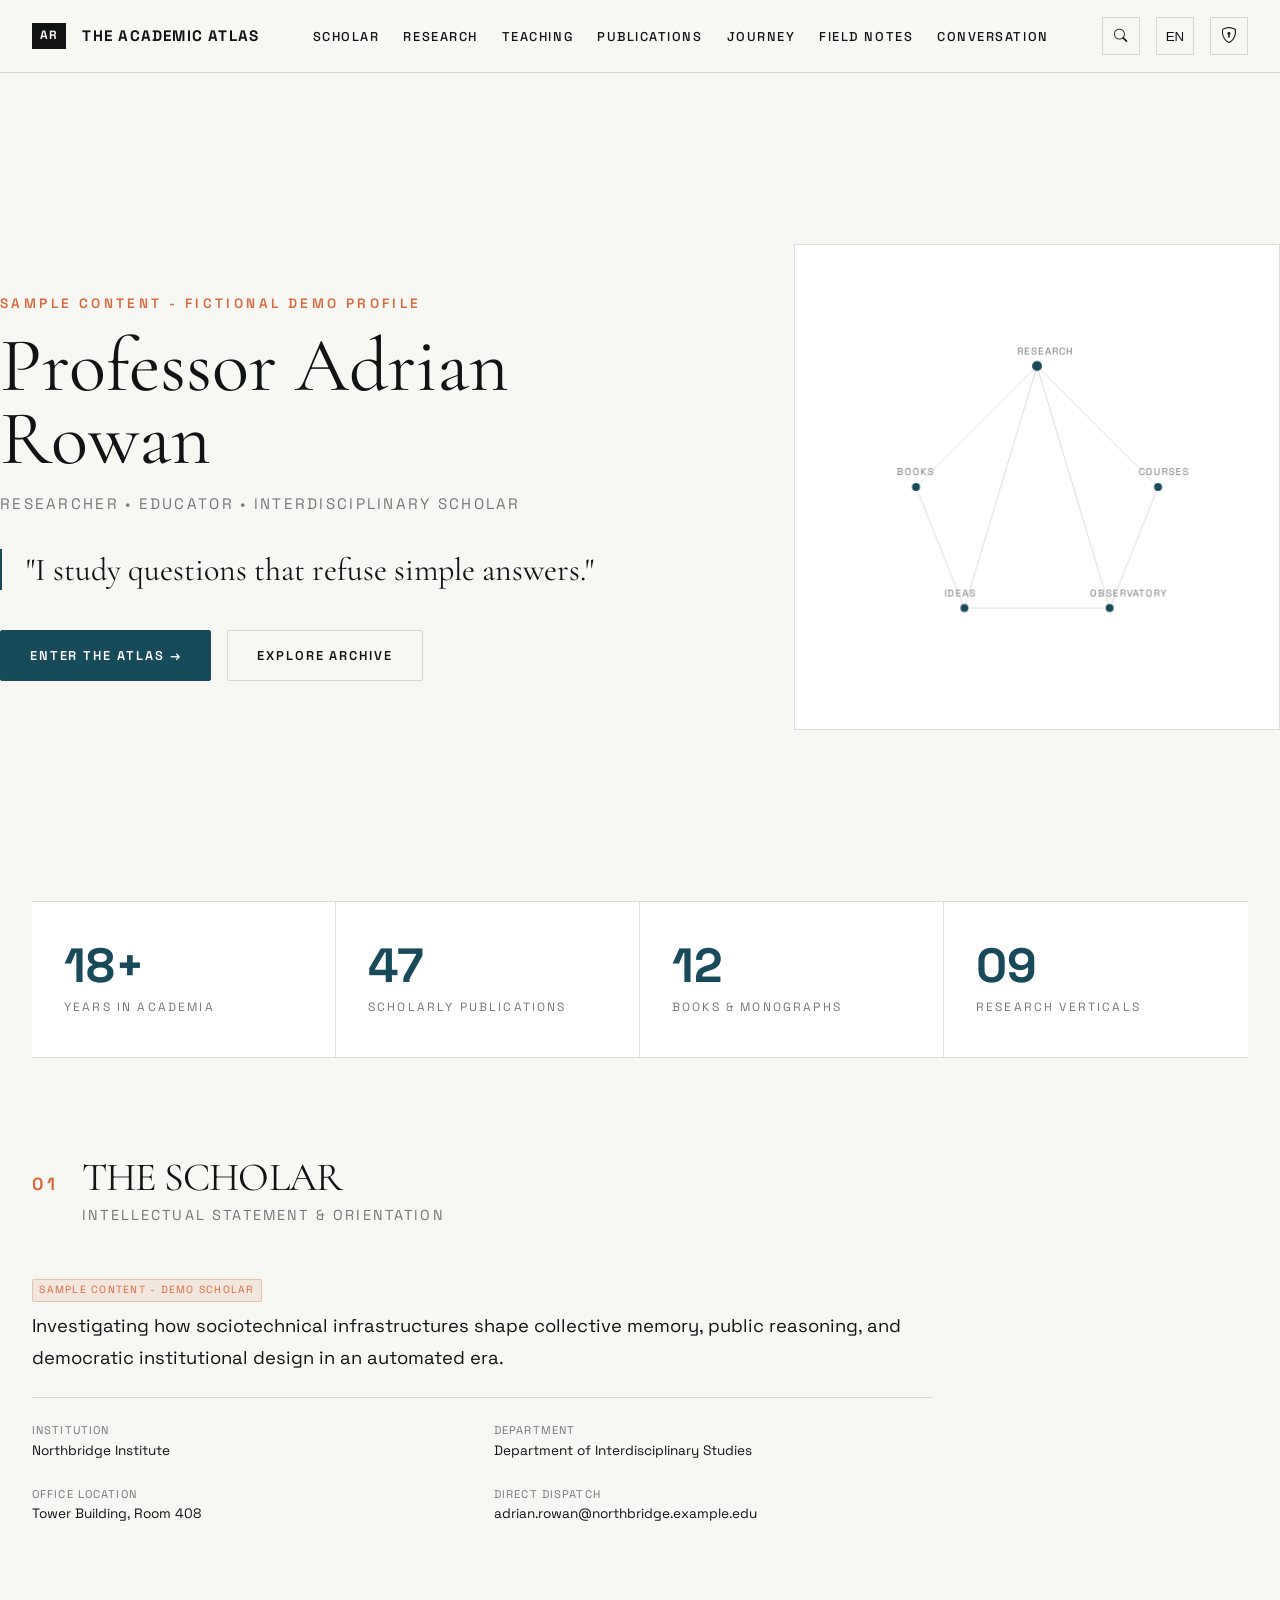
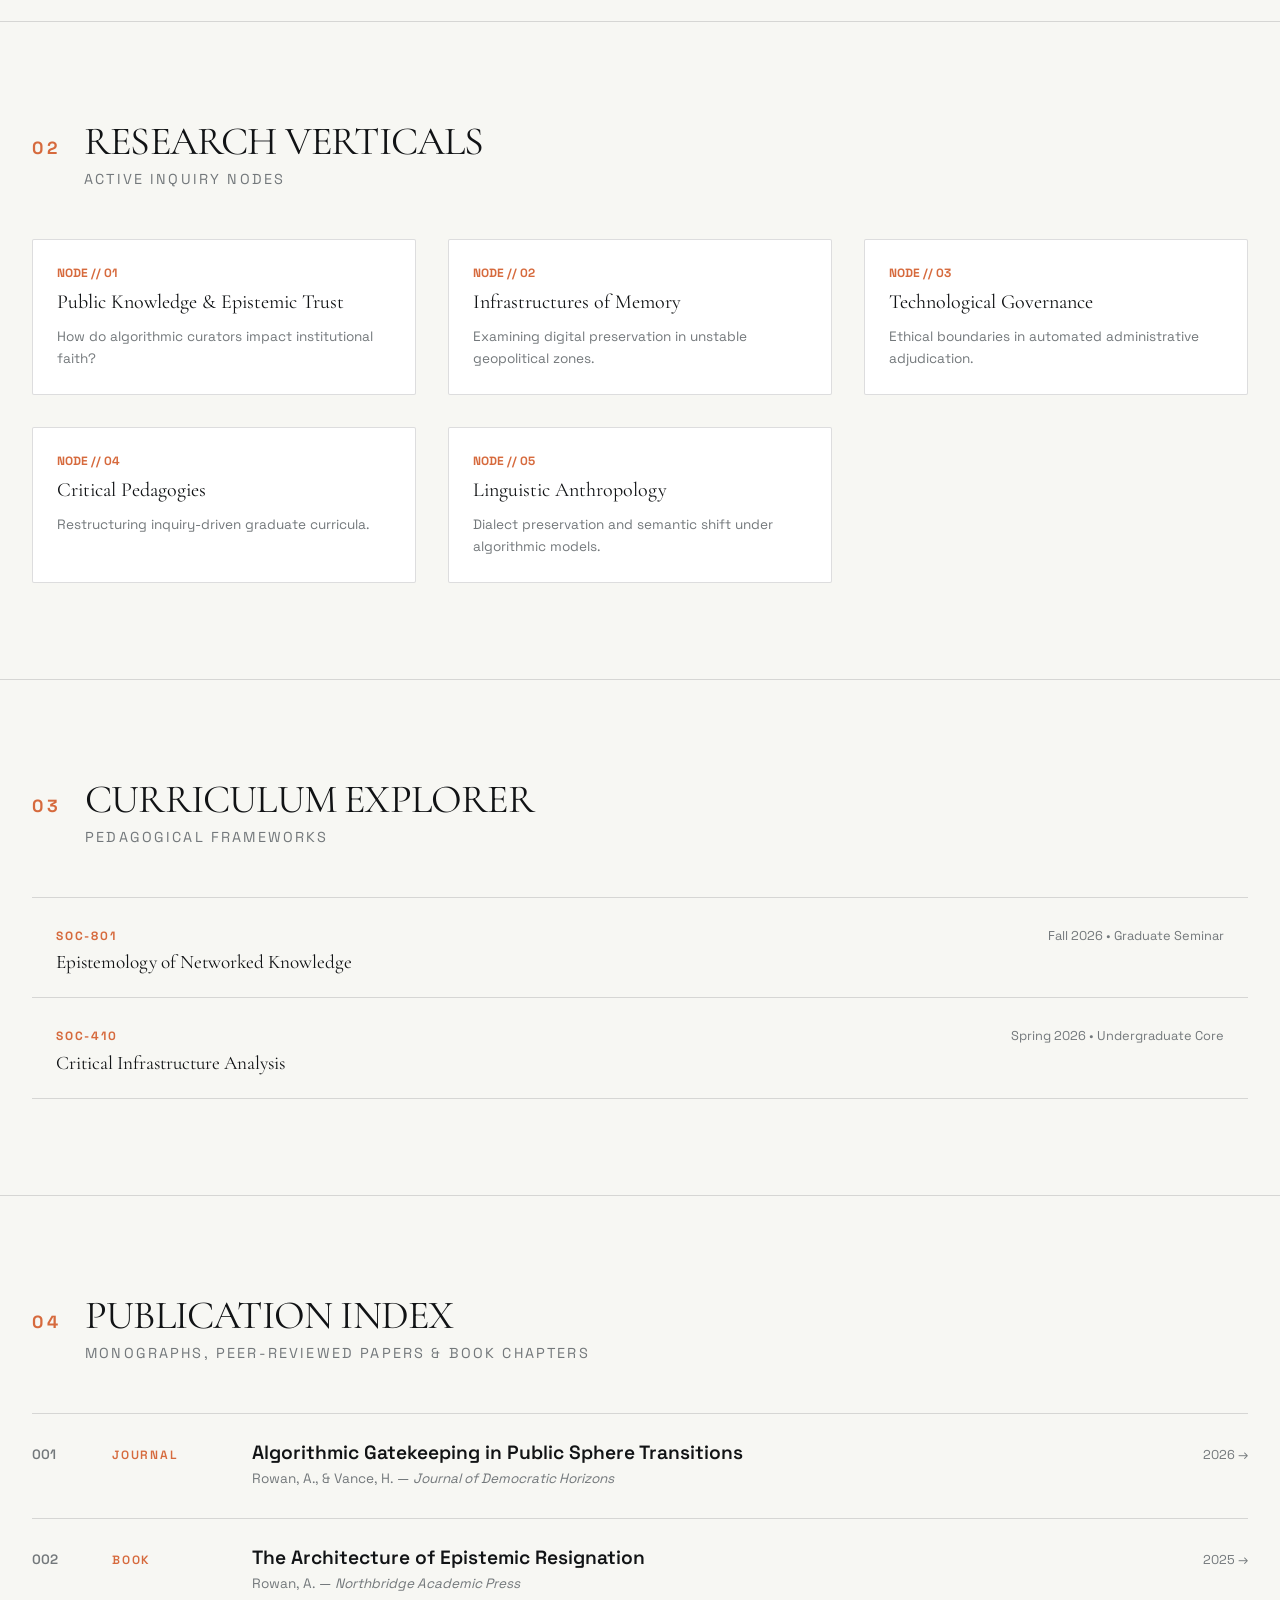
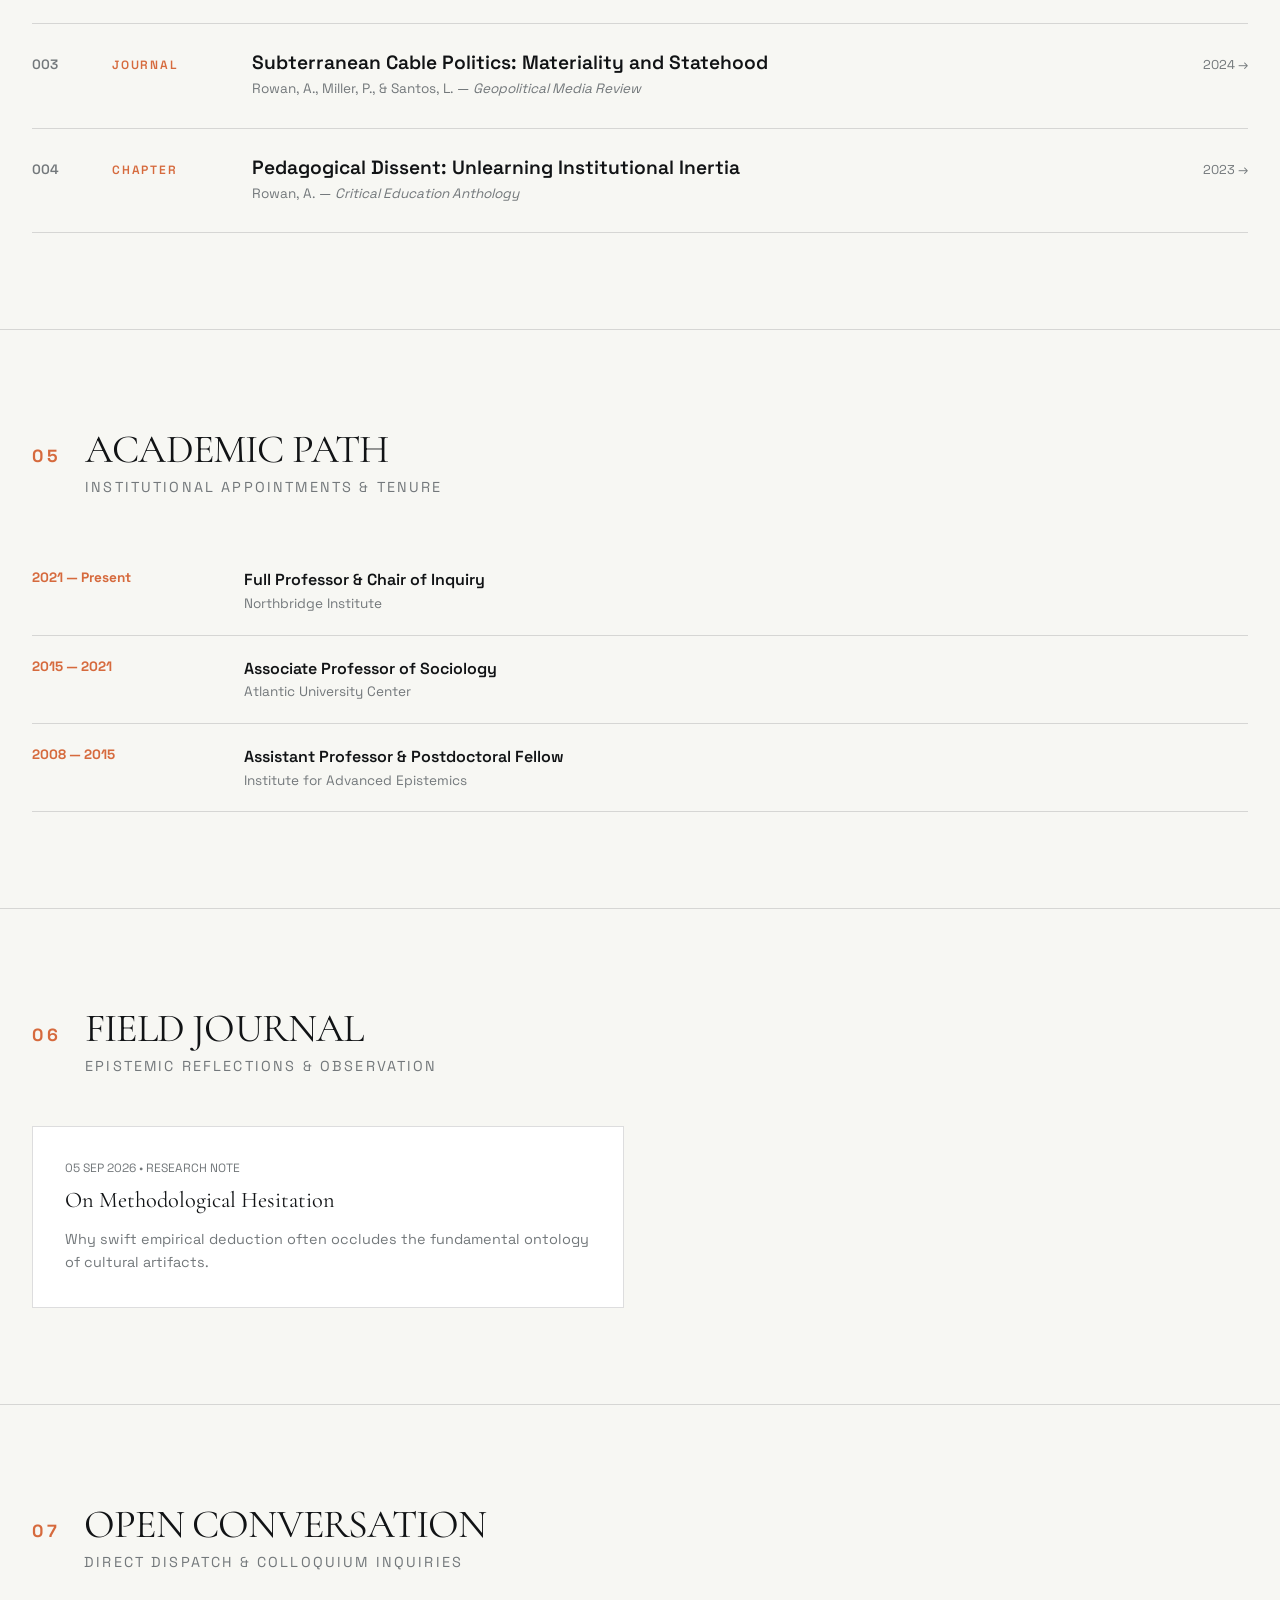
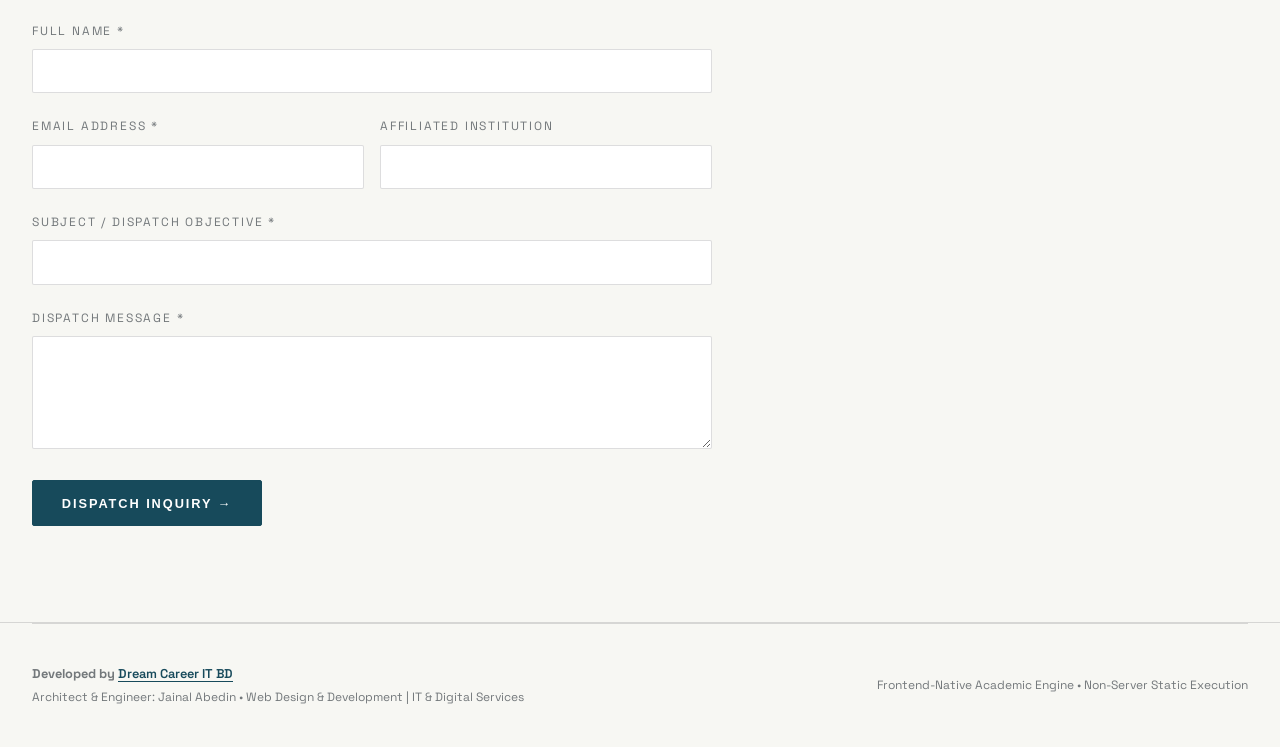
<file: index.html>
<!DOCTYPE html>
<html lang="en">
<head>
    <meta charset="UTF-8">
    <meta name="viewport" content="width=device-width, initial-scale=1.0">
    <title>The Academic Atlas — Professor Adrian Rowan</title>
    <meta name="description" content="An Intellectual Map of Research, Teaching, Ideas & Academic Life.">
    <link rel="preconnect" href="https://fonts.googleapis.com">
    <link rel="preconnect" href="https://fonts.gstatic.com" crossorigin>
    <link href="https://fonts.googleapis.com/css2?family=Cormorant+Garamond:ital,wght@0,300;0,400;0,600;1,400&family=Space+Grotesk:wght@300;400;500;700&display=swap" rel="stylesheet">
    <link rel="stylesheet" href="https://cdn.jsdelivr.net/npm/bootstrap-icons@1.11.3/font/bootstrap-icons.min.css">
    <link rel="stylesheet" href="css/style.css">
    <link rel="stylesheet" href="css/components.css">
    <link rel="stylesheet" href="css/responsive.css">
</head>
<body>

    <div id="atlas-loader">
        <div class="loader-terminal">MAPPING KNOWLEDGE</div>
        <div style="font-family: var(--font-serif); font-size: 1.5rem; letter-spacing: 0.1em; margin-top: 1rem;">THE ACADEMIC ATLAS</div>
    </div>

    <header class="atlas-header">
        <div class="atlas-container nav-wrapper">
            <a href="index.html" class="nav-brand">
                <span class="brand-badge">AR</span>
                <span>THE ACADEMIC ATLAS</span>
            </a>
            <ul class="nav-links">
                <li><a href="#scholar" class="nav-link">SCHOLAR</a></li>
                <li><a href="#research" class="nav-link">RESEARCH</a></li>
                <li><a href="#teaching" class="nav-link">TEACHING</a></li>
                <li><a href="#publications" class="nav-link">PUBLICATIONS</a></li>
                <li><a href="#journey" class="nav-link">JOURNEY</a></li>
                <li><a href="#notes" class="nav-link">FIELD NOTES</a></li>
                <li><a href="#contact" class="nav-link">CONVERSATION</a></li>
            </ul>
            <div class="nav-actions">
                <button class="btn-atlas-icon" onclick="SearchEngine.open()" title="Global Command Search (Ctrl+K)"><i class="bi bi-search"></i></button>
                <button class="btn-atlas-icon" id="lang-toggle-btn" onclick="LanguageEngine.setLanguage(LanguageEngine.current === 'en' ? 'bn' : 'en')" title="Translate UI">BN</button>
                <a href="login.html" class="btn-atlas-icon" title="Academic Command Center Portal"><i class="bi bi-shield-lock"></i></a>
            </div>
        </div>
    </header>

    <main>
        <section class="atlas-container hero-grid">
            <div>
                <div class="hero-eyebrow" id="hero-eyebrow-target">SAMPLE CONTENT — FICTIONAL DEMO PROFILE</div>
                <h1 class="hero-name" id="hero-name-target">PROFESSOR<br>ADRIAN ROWAN</h1>
                <div class="hero-labels">Researcher &bull; Educator &bull; Interdisciplinary Scholar</div>
                <div class="hero-statement" id="hero-statement-target">"I study questions that refuse simple answers."</div>
                <div style="display: flex; align-items: center;">
                    <a href="#research" class="btn-atlas-primary">ENTER THE ATLAS &rarr;</a>
                    <a href="#publications" class="btn-atlas-secondary">EXPLORE ARCHIVE</a>
                </div>
            </div>
            <div class="hero-map-viewport">
                <canvas id="hero-canvas"></canvas>
            </div>
        </section>

        <div class="atlas-container">
            <div class="atlas-data-strip" id="hero-data-strip"></div>
        </div>

        <section id="scholar" class="atlas-section">
            <div class="atlas-container">
                <div class="section-anchor">
                    <span class="section-number">01</span>
                    <div>
                        <h2 class="section-title">THE SCHOLAR</h2>
                        <div class="section-subtitle">Intellectual Statement &amp; Orientation</div>
                    </div>
                </div>
                <div id="scholar-bio-target" style="max-width: 900px;"></div>
            </div>
        </section>

        <section id="research" class="atlas-section">
            <div class="atlas-container">
                <div class="section-anchor">
                    <span class="section-number">02</span>
                    <div>
                        <h2 class="section-title">RESEARCH VERTICALS</h2>
                        <div class="section-subtitle">Active Inquiry Nodes</div>
                    </div>
                </div>
                <div id="research-nodes-container" style="display: grid; grid-template-columns: repeat(auto-fill, minmax(320px, 1fr)); gap: 2rem;"></div>
            </div>
        </section>

        <section id="teaching" class="atlas-section">
            <div class="atlas-container">
                <div class="section-anchor">
                    <span class="section-number">03</span>
                    <div>
                        <h2 class="section-title">CURRICULUM EXPLORER</h2>
                        <div class="section-subtitle">Pedagogical Frameworks</div>
                    </div>
                </div>
                <div id="courses-list-target" style="border-top: 1px solid var(--line);"></div>
            </div>
        </section>

        <section id="publications" class="atlas-section">
            <div class="atlas-container">
                <div class="section-anchor">
                    <span class="section-number">04</span>
                    <div>
                        <h2 class="section-title">PUBLICATION INDEX</h2>
                        <div class="section-subtitle">Monographs, Peer-Reviewed Papers &amp; Book Chapters</div>
                    </div>
                </div>
                <div class="publication-index" id="publications-list-target"></div>
            </div>
        </section>

        <section id="journey" class="atlas-section">
            <div class="atlas-container">
                <div class="section-anchor">
                    <span class="section-number">05</span>
                    <div>
                        <h2 class="section-title">ACADEMIC PATH</h2>
                        <div class="section-subtitle">Institutional Appointments &amp; Tenure</div>
                    </div>
                </div>
                <div id="career-path-target"></div>
            </div>
        </section>

        <section id="notes" class="atlas-section">
            <div class="atlas-container">
                <div class="section-anchor">
                    <span class="section-number">06</span>
                    <div>
                        <h2 class="section-title">FIELD JOURNAL</h2>
                        <div class="section-subtitle">Epistemic Reflections &amp; Observation</div>
                    </div>
                </div>
                <div id="field-notes-target" style="display: grid; grid-template-columns: repeat(auto-fill, minmax(400px, 1fr)); gap: 2rem;"></div>
            </div>
        </section>

        <section id="contact" class="atlas-section">
            <div class="atlas-container">
                <div class="section-anchor">
                    <span class="section-number">07</span>
                    <div>
                        <h2 class="section-title">OPEN CONVERSATION</h2>
                        <div class="section-subtitle">Direct Dispatch &amp; Colloquium Inquiries</div>
                    </div>
                </div>
                <div style="max-width: 680px;">
                    <form id="atlas-contact-form" style="display: flex; flex-direction: column; gap: 1.5rem;">
                        <div>
                            <label style="font-size: 0.75rem; letter-spacing: 0.15em; text-transform: uppercase; color: var(--muted); display: block; margin-bottom: 0.5rem;">FULL NAME *</label>
                            <input type="text" id="contact-name" required style="width: 100%; padding: 0.8rem; background: var(--surface); border: 1px solid var(--line); color: var(--ink); border-radius: var(--radius-sm); font-family: var(--font-sans);">
                        </div>
                        <div style="display: grid; grid-template-columns: 1fr 1fr; gap: 1rem;">
                            <div>
                                <label style="font-size: 0.75rem; letter-spacing: 0.15em; text-transform: uppercase; color: var(--muted); display: block; margin-bottom: 0.5rem;">EMAIL ADDRESS *</label>
                                <input type="email" id="contact-email" required style="width: 100%; padding: 0.8rem; background: var(--surface); border: 1px solid var(--line); color: var(--ink); border-radius: var(--radius-sm); font-family: var(--font-sans);">
                            </div>
                            <div>
                                <label style="font-size: 0.75rem; letter-spacing: 0.15em; text-transform: uppercase; color: var(--muted); display: block; margin-bottom: 0.5rem;">AFFILIATED INSTITUTION</label>
                                <input type="text" id="contact-institution" style="width: 100%; padding: 0.8rem; background: var(--surface); border: 1px solid var(--line); color: var(--ink); border-radius: var(--radius-sm); font-family: var(--font-sans);">
                            </div>
                        </div>
                        <div>
                            <label style="font-size: 0.75rem; letter-spacing: 0.15em; text-transform: uppercase; color: var(--muted); display: block; margin-bottom: 0.5rem;">SUBJECT / DISPATCH OBJECTIVE *</label>
                            <input type="text" id="contact-subject" required style="width: 100%; padding: 0.8rem; background: var(--surface); border: 1px solid var(--line); color: var(--ink); border-radius: var(--radius-sm); font-family: var(--font-sans);">
                        </div>
                        <div>
                            <label style="font-size: 0.75rem; letter-spacing: 0.15em; text-transform: uppercase; color: var(--muted); display: block; margin-bottom: 0.5rem;">DISPATCH MESSAGE *</label>
                            <textarea id="contact-message" rows="5" required style="width: 100%; padding: 0.8rem; background: var(--surface); border: 1px solid var(--line); color: var(--ink); border-radius: var(--radius-sm); font-family: var(--font-sans);"></textarea>
                        </div>
                        <button type="submit" class="btn-atlas-primary" style="align-self: flex-start;">DISPATCH INQUIRY &rarr;</button>
                    </form>
                    <div id="contact-success-notice" style="display: none; margin-top: 1.5rem; padding: 1rem; border: 1px solid var(--secondary); background: rgba(214,106,61,0.08); font-size: 0.85rem; color: var(--secondary);">
                        MESSAGE RECEIVED // Your inquiry has been stored locally for this demo instance.
                    </div>
                </div>
            </div>
        </section>
    </main>

    <footer class="atlas-container">
        <div class="developer-protected-anchor protected-branding-target"></div>
    </footer>

    <script src="js/data-store.js"></script>
    <script src="js/validation.js"></script>
    <script src="js/theme.js"></script>
    <script src="js/language.js"></script>
    <script src="js/animations.js"></script>
    <script src="js/search.js"></script>
    <script src="js/public-site.js"></script>
</body>
</html>
</file>
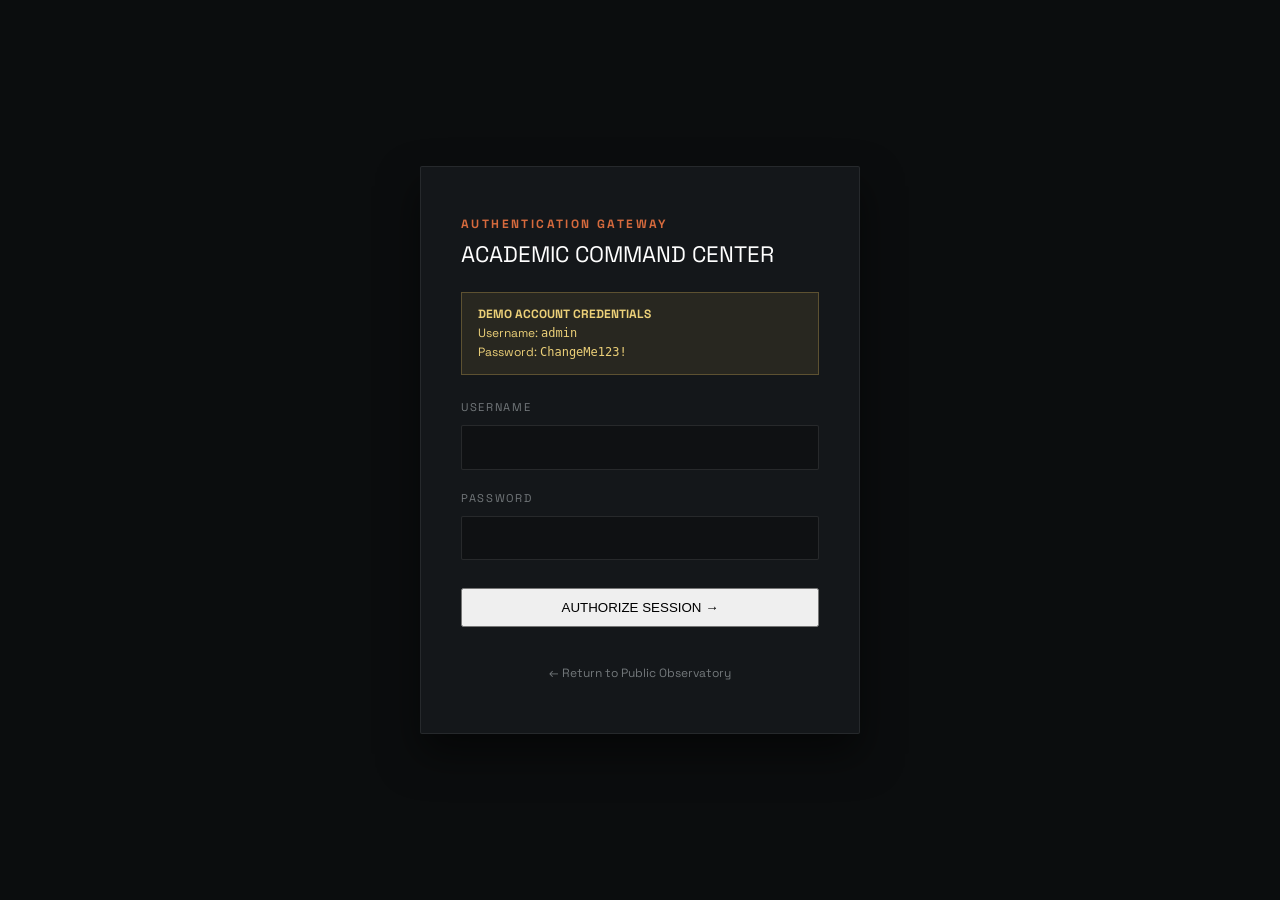
<file: admin.html>
<!DOCTYPE html>
<html lang="en">
<head>
    <meta charset="UTF-8">
    <meta name="viewport" content="width=device-width, initial-scale=1.0">
    <title>Command Center — The Academic Atlas</title>
    <link rel="preconnect" href="https://fonts.googleapis.com">
    <link rel="preconnect" href="https://fonts.gstatic.com" crossorigin>
    <link href="https://fonts.googleapis.com/css2?family=Space+Grotesk:wght@300;400;500;700&display=swap" rel="stylesheet">
    <link rel="stylesheet" href="https://cdn.jsdelivr.net/npm/bootstrap-icons@1.11.3/font/bootstrap-icons.min.css">
    <link rel="stylesheet" href="css/style.css">
    <link rel="stylesheet" href="css/admin.css">
    <link rel="stylesheet" href="css/responsive.css">
</head>
<body class="admin-body">

    <aside class="admin-sidebar">
        <div class="admin-brand">
            <span class="brand-badge">AR</span>
            <span>COMMAND CENTER</span>
        </div>

        <div class="admin-nav-group">Overview</div>
        <a href="#" class="admin-nav-item active" data-admin-view="dashboard"><i class="bi bi-grid-1x2"></i> Dashboard</a>

        <div class="admin-nav-group">Content Verticals</div>
        <a href="#" class="admin-nav-item" data-admin-view="publications"><i class="bi bi-journal-text"></i> Publications</a>
        <a href="#" class="admin-nav-item" data-admin-view="research"><i class="bi bi-diagram-3"></i> Research Atlas</a>

        <div class="admin-nav-group">Communications</div>
        <a href="#" class="admin-nav-item" data-admin-view="inquiries"><i class="bi bi-inbox"></i> Inquiry Center</a>

        <div class="admin-nav-group">System Engine</div>
        <a href="#" class="admin-nav-item" data-admin-view="settings"><i class="bi bi-sliders"></i> Design &amp; Settings</a>
        <a href="#" class="admin-nav-item" data-admin-view="activity"><i class="bi bi-clock-history"></i> Activity Log</a>
        <a href="#" class="admin-nav-item" onclick="Auth.logout()"><i class="bi bi-box-arrow-right"></i> Terminate Session</a>
    </aside>

    <div class="admin-main">
        <header class="admin-topbar">
            <div style="font-size: 0.85rem; font-weight: 600; letter-spacing: 0.1em; color: #a0a6ad;">ACADEMIC ATLAS // ADMIN SYSTEM</div>
            <div style="display: flex; align-items: center; gap: 1.5rem;">
                <span id="admin-inbox-counter" class="status-badge status-new">INBOX 00</span>
                <a href="index.html" target="_blank" style="font-size: 0.75rem; color: #e1e4e8; text-decoration: none;"><i class="bi bi-eye"></i> VIEW PUBLIC ATLAS</a>
            </div>
        </header>

        <section class="admin-content-area" id="admin-dynamic-content"></section>
    </div>

    <script src="js/data-store.js"></script>
    <script src="js/auth.js"></script>
    <script src="js/validation.js"></script>
    <script src="js/theme.js"></script>
    <script src="js/backup.js"></script>
    <script src="js/cms.js"></script>
    <script src="js/admin.js"></script>
</body>
</html>
</file>
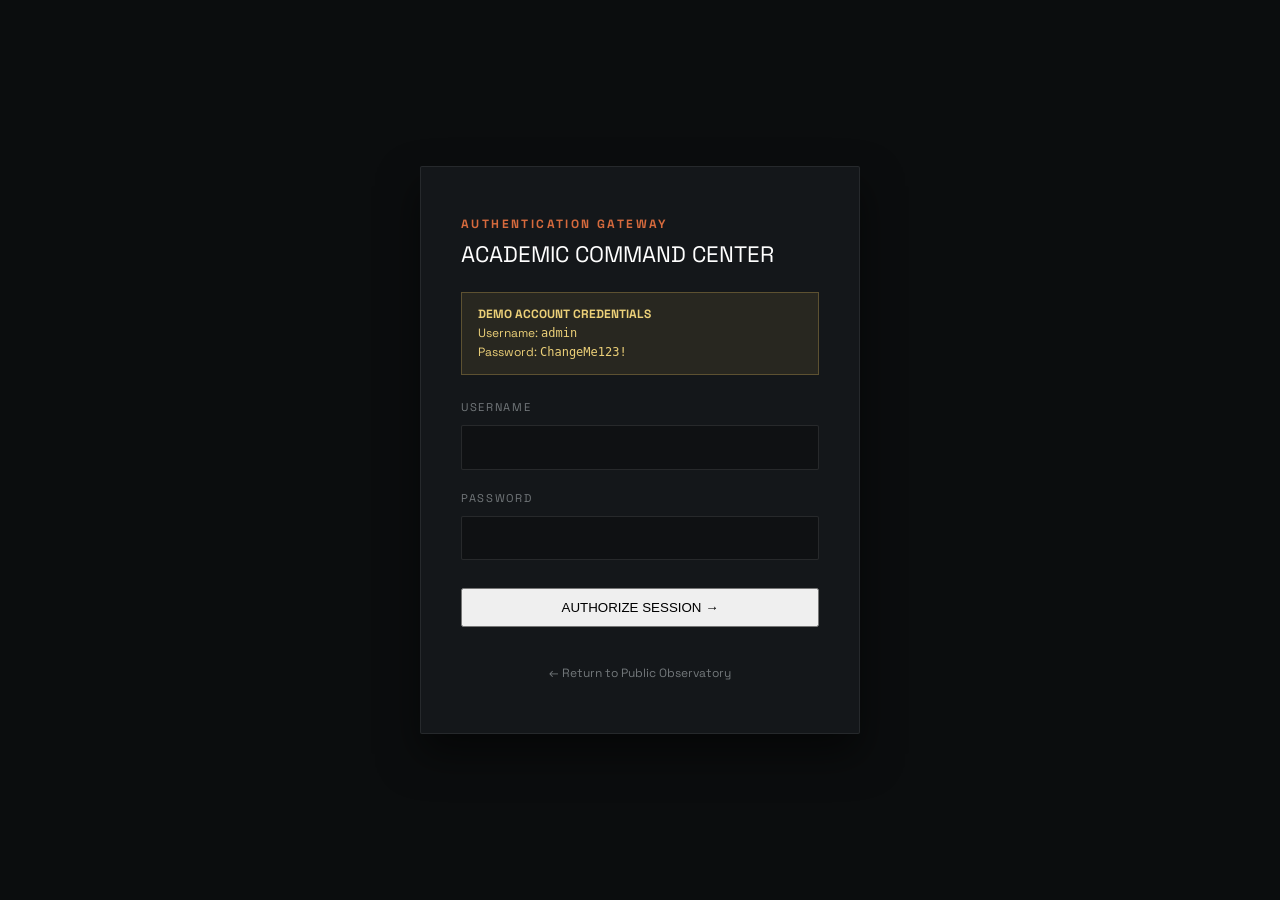
<file: login.html>
<!DOCTYPE html>
<html lang="en">
<head>
    <meta charset="UTF-8">
    <meta name="viewport" content="width=device-width, initial-scale=1.0">
    <title>Academic Command Center — Authentication</title>
    <link rel="preconnect" href="https://fonts.googleapis.com">
    <link rel="preconnect" href="https://fonts.gstatic.com" crossorigin>
    <link href="https://fonts.googleapis.com/css2?family=Cormorant+Garamond:ital,wght@0,300;0,400;0,600;1,400&family=Space+Grotesk:wght@300;400;500;700&display=swap" rel="stylesheet">
    <link rel="stylesheet" href="https://cdn.jsdelivr.net/npm/bootstrap-icons@1.11.3/font/bootstrap-icons.min.css">
    <link rel="stylesheet" href="css/style.css">
    <link rel="stylesheet" href="css/admin.css">
</head>
<body style="background: #0b0d0e; display: flex; align-items: center; justify-content: center; min-height: 100vh; padding: 1.5rem;">

    <div style="width: 100%; max-width: 440px; background: #14171a; border: 1px solid rgba(255,255,255,0.08); border-radius: var(--radius-sm); padding: 3rem 2.5rem; box-shadow: 0 20px 40px rgba(0,0,0,0.5);">
        <div style="font-size: 0.75rem; letter-spacing: 0.2em; color: var(--secondary); text-transform: uppercase; font-weight: 700; margin-bottom: 0.5rem;">AUTHENTICATION GATEWAY</div>
        <h1 style="font-family: var(--font-sans); font-size: 1.4rem; color: #ffffff; margin-bottom: 1.5rem;">ACADEMIC COMMAND CENTER</h1>

        <div style="background: rgba(214,180,91,0.1); border: 1px solid rgba(214,180,91,0.3); padding: 0.75rem 1rem; font-size: 0.75rem; color: #ecd078; margin-bottom: 1.5rem;">
            <strong>DEMO ACCOUNT CREDENTIALS</strong><br>
            Username: <code>admin</code><br>
            Password: <code>ChangeMe123!</code>
        </div>

        <form id="atlas-login-form" style="display: flex; flex-direction: column; gap: 1.25rem;">
            <div>
                <label style="font-size: 0.7rem; letter-spacing: 0.15em; color: #73787b; text-transform: uppercase; display: block; margin-bottom: 0.5rem;">USERNAME</label>
                <input type="text" id="login-user" required style="width: 100%; padding: 0.8rem; background: #0f1113; border: 1px solid rgba(255,255,255,0.1); color: #ffffff; border-radius: var(--radius-sm); font-family: var(--font-sans);">
            </div>
            <div>
                <label style="font-size: 0.7rem; letter-spacing: 0.15em; color: #73787b; text-transform: uppercase; display: block; margin-bottom: 0.5rem;">PASSWORD</label>
                <input type="password" id="login-pass" required style="width: 100%; padding: 0.8rem; background: #0f1113; border: 1px solid rgba(255,255,255,0.1); color: #ffffff; border-radius: var(--radius-sm); font-family: var(--font-sans);">
            </div>
            <button type="submit" class="btn-atlas-primary" style="justify-content: center; margin-top: 0.5rem; padding: 10px">AUTHORIZE SESSION &rarr;</button>
        </form>

        <div style="margin-top: 2rem; text-align: center;">
            <a href="index.html" style="font-size: 0.75rem; color: #73787b; text-decoration: none;">&larr; Return to Public Observatory</a>
        </div>
    </div>

    <script src="js/data-store.js"></script>
    <script src="js/auth.js"></script>
    <script>
        document.getElementById('atlas-login-form').addEventListener('submit', (e) => {
            e.preventDefault();
            const u = document.getElementById('login-user').value.trim();
            const p = document.getElementById('login-pass').value.trim();
            const res = Auth.login(u, p);
            if (res.success) {
                window.location.href = 'admin.html';
            } else {
                alert(res.message);
            }
        });
    </script>
</body>
</html>
</file>
<file: css/style.css>
:root {
    --ink: #111315;
    --paper: #f7f7f3;
    --surface: #ffffff;
    --primary: #174A5B;
    --secondary: #D66A3D;
    --accent: #D6B45B;
    --muted: #73787B;
    --line: rgba(17, 19, 21, 0.14);
    --dark-surface: #171A1C;
    
    --font-sans: 'Space Grotesk', -apple-system, BlinkMacSystemFont, "Segoe UI", Roboto, sans-serif;
    --font-serif: 'Cormorant Garamond', Georgia, serif;
    
    --radius-sm: 2px;
    --radius-md: 4px;
    --transition-base: 0.24s cubic-bezier(0.16, 1, 0.3, 1);
    
    --container-max: 1400px;
    --gutter: 2rem;
}

[data-theme="dark"] {
    --ink: #f0f2f5;
    --paper: #0c0e10;
    --surface: #14171a;
    --muted: #9aa0a6;
    --line: rgba(240, 242, 245, 0.12);
    --dark-surface: #060708;
}

* {
    box-sizing: border-box;
    margin: 0;
    padding: 0;
}

body {
    background-color: var(--paper);
    color: var(--ink);
    font-family: var(--font-sans);
    font-size: 16px;
    line-height: 1.6;
    -webkit-font-smoothing: antialiased;
    overflow-x: hidden;
}

a {
    color: inherit;
    text-decoration: none;
}

h1, h2, h3, h4, .serif-quote {
    font-family: var(--font-serif);
    font-weight: 400;
    line-height: 1.15;
}

.atlas-container {
    width: 100%;
    max-width: var(--container-max);
    margin: 0 auto;
    padding: 0 var(--gutter);
}

/* Custom Technical Architectural Loader */
#atlas-loader {
    position: fixed;
    inset: 0;
    background: var(--paper);
    z-index: 99999;
    display: flex;
    flex-direction: column;
    align-items: center;
    justify-content: center;
    transition: opacity 0.4s ease, visibility 0.4s ease;
}

#atlas-loader.loader-hidden {
    opacity: 0;
    visibility: hidden;
    pointer-events: none;
}

.loader-terminal {
    font-family: var(--font-sans);
    letter-spacing: 0.25em;
    font-size: 0.8rem;
    color: var(--primary);
    margin-bottom: 1.5rem;
    text-transform: uppercase;
}

.loader-canvas {
    width: 120px;
    height: 60px;
}

/* Nav Styles */
.atlas-header {
    position: sticky;
    top: 0;
    z-index: 1000;
    background: rgba(247, 247, 243, 0.92);
    backdrop-filter: blur(8px);
    border-bottom: 1px solid var(--line);
    transition: background 0.3s ease;
}

[data-theme="dark"] .atlas-header {
    background: rgba(12, 14, 16, 0.92);
}

.nav-wrapper {
    display: flex;
    align-items: center;
    justify-content: space-between;
    height: 72px;
}

.nav-brand {
    display: flex;
    align-items: center;
    gap: 1rem;
    font-weight: 700;
    letter-spacing: 0.08em;
    font-size: 0.95rem;
}

.brand-badge {
    background: var(--ink);
    color: var(--paper);
    padding: 0.2rem 0.5rem;
    font-size: 0.75rem;
}

.nav-links {
    display: flex;
    gap: 1.5rem;
    list-style: none;
}

.nav-link {
    font-size: 0.8rem;
    letter-spacing: 0.12em;
    text-transform: uppercase;
    font-weight: 500;
    padding: 0.5rem 0;
    position: relative;
}

.nav-link::after {
    content: '';
    position: absolute;
    bottom: 0;
    left: 0;
    width: 0;
    height: 1px;
    background: var(--primary);
    transition: width var(--transition-base);
}

.nav-link:hover::after,
.nav-link.active::after {
    width: 100%;
}

.nav-actions {
    display: flex;
    align-items: center;
    gap: 1rem;
}

.btn-atlas-icon {
    background: transparent;
    border: 1px solid var(--line);
    color: var(--ink);
    width: 38px;
    height: 38px;
    display: flex;
    align-items: center;
    justify-content: center;
    cursor: pointer;
    transition: var(--transition-base);
}

.btn-atlas-icon:hover {
    border-color: var(--ink);
}

/* Sections Structure */
.atlas-section {
    padding: 6rem 0;
    border-bottom: 1px solid var(--line);
    position: relative;
}

.section-anchor {
    display: flex;
    align-items: baseline;
    gap: 1.5rem;
    margin-bottom: 3rem;
}

.section-number {
    font-size: 1.1rem;
    font-weight: 700;
    letter-spacing: 0.2em;
    color: var(--secondary);
}

.section-title {
    font-size: 2.5rem;
    letter-spacing: -0.02em;
}

.section-subtitle {
    font-size: 0.9rem;
    letter-spacing: 0.15em;
    color: var(--muted);
    text-transform: uppercase;
    margin-top: 0.25rem;
}

/* Sample Watermark */
.demo-watermark {
    display: inline-block;
    padding: 0.15rem 0.4rem;
    font-size: 0.65rem;
    letter-spacing: 0.12em;
    text-transform: uppercase;
    background: rgba(214, 106, 61, 0.12);
    color: var(--secondary);
    border: 1px solid rgba(214, 106, 61, 0.3);
    border-radius: var(--radius-sm);
    margin-bottom: 0.5rem;
}

/* Developer Protected Branding Widget */
.developer-protected-anchor {
    padding: 2.5rem 0;
    border-top: 1px solid var(--line);
    font-size: 0.8rem;
    color: var(--muted);
    display: flex;
    flex-wrap: wrap;
    align-items: center;
    justify-content: space-between;
    gap: 1rem;
}

.developer-protected-anchor a {
    color: var(--primary);
    font-weight: 600;
    text-decoration: underline;
    text-underline-offset: 3px;
}
</file>
<file: css/components.css>
/* Hero Architecture */
.hero-grid {
    display: grid;
    grid-template-columns: 1.2fr 0.8fr;
    gap: 4rem;
    min-height: calc(100vh - 72px);
    align-items: center;
    padding: 2rem 0;
}

.hero-eyebrow {
    font-size: 0.85rem;
    letter-spacing: 0.25em;
    color: var(--secondary);
    text-transform: uppercase;
    font-weight: 600;
    margin-bottom: 1rem;
}

.hero-name {
    font-size: clamp(3rem, 6vw, 5.5rem);
    line-height: 0.95;
    margin-bottom: 1rem;
    font-family: var(--font-serif);
}

.hero-labels {
    font-size: 0.95rem;
    letter-spacing: 0.15em;
    color: var(--muted);
    text-transform: uppercase;
    margin-bottom: 2rem;
}

.hero-statement {
    font-family: var(--font-serif);
    font-size: clamp(1.4rem, 2.5vw, 2.2rem);
    line-height: 1.3;
    margin-bottom: 2.5rem;
    color: var(--ink);
    max-width: 600px;
    position: relative;
    padding-left: 1.5rem;
    border-left: 2px solid var(--primary);
}

.btn-atlas-primary, .btn-atlas-secondary {
    display: inline-flex;
    align-items: center;
    gap: 0.75rem;
    padding: 0.9rem 1.8rem;
    font-size: 0.8rem;
    letter-spacing: 0.15em;
    text-transform: uppercase;
    font-weight: 600;
    border-radius: var(--radius-sm);
    cursor: pointer;
    transition: var(--transition-base);
}

.btn-atlas-primary {
    background: var(--primary);
    color: #ffffff;
    border: 1px solid var(--primary);
}

.btn-atlas-primary:hover {
    background: #0f3542;
    border-color: #0f3542;
}

.btn-atlas-secondary {
    background: transparent;
    color: var(--ink);
    border: 1px solid var(--line);
    margin-left: 1rem;
}

.btn-atlas-secondary:hover {
    border-color: var(--ink);
}

.hero-map-viewport {
    position: relative;
    width: 100%;
    aspect-ratio: 1;
    border: 1px solid var(--line);
    background: var(--surface);
    overflow: hidden;
}

#hero-canvas {
    width: 100%;
    height: 100%;
    display: block;
}

/* Metric Data Strip */
.atlas-data-strip {
    display: grid;
    grid-template-columns: repeat(4, 1fr);
    border-top: 1px solid var(--line);
    border-bottom: 1px solid var(--line);
    background: var(--surface);
}

.data-strip-cell {
    padding: 2.5rem 2rem;
    border-right: 1px solid var(--line);
}

.data-strip-cell:last-child {
    border-right: none;
}

.data-strip-value {
    font-size: 3rem;
    font-weight: 700;
    color: var(--primary);
    font-family: var(--font-sans);
    line-height: 1;
    margin-bottom: 0.5rem;
}

.data-strip-label {
    font-size: 0.75rem;
    letter-spacing: 0.18em;
    text-transform: uppercase;
    color: var(--muted);
}

/* Publication Index Architecture */
.publication-index {
    border-top: 1px solid var(--line);
}

.pub-item {
    display: grid;
    grid-template-columns: 80px 140px 1fr 200px;
    align-items: baseline;
    padding: 1.75rem 0;
    border-bottom: 1px solid var(--line);
    transition: background var(--transition-base);
    position: relative;
    cursor: pointer;
}

.pub-item:hover {
    background: rgba(23, 74, 91, 0.03);
}

.pub-num {
    font-size: 0.85rem;
    color: var(--muted);
    font-weight: 600;
}

.pub-type {
    font-size: 0.75rem;
    letter-spacing: 0.15em;
    text-transform: uppercase;
    color: var(--secondary);
    font-weight: 600;
}

.pub-details h4 {
    font-size: 1.2rem;
    margin-bottom: 0.25rem;
    font-family: var(--font-sans);
    font-weight: 600;
}

.pub-authors {
    font-size: 0.85rem;
    color: var(--muted);
}

.pub-meta-col {
    text-align: right;
    font-size: 0.8rem;
    color: var(--muted);
}

/* Universal Offcanvas / Overlays */
.atlas-panel-overlay {
    position: fixed;
    inset: 0;
    background: rgba(17, 19, 21, 0.4);
    backdrop-filter: blur(4px);
    z-index: 10000;
    opacity: 0;
    visibility: hidden;
    transition: var(--transition-base);
}

.atlas-panel-overlay.panel-active {
    opacity: 1;
    visibility: visible;
}

.atlas-offcanvas {
    position: fixed;
    top: 0;
    right: -100%;
    width: 100%;
    max-width: 680px;
    height: 100vh;
    background: var(--surface);
    box-shadow: -10px 0 30px rgba(0,0,0,0.1);
    z-index: 10001;
    transition: right var(--transition-base);
    overflow-y: auto;
    padding: 3rem;
}

.atlas-offcanvas.panel-active {
    right: 0;
}

/* Modal Reader Mode */
.reader-modal {
    position: fixed;
    inset: 0;
    background: var(--paper);
    z-index: 10002;
    overflow-y: auto;
    padding: 4rem 2rem;
    display: none;
}

.reader-modal.active {
    display: block;
}

.reader-content {
    max-width: 760px;
    margin: 0 auto;
}

.reader-controls {
    position: fixed;
    top: 1.5rem;
    right: 2rem;
    display: flex;
    gap: 0.75rem;
    background: var(--surface);
    padding: 0.5rem;
    border: 1px solid var(--line);
}
</file>
<file: css/responsive.css>
@media (max-width: 1024px) {
    .hero-grid {
        grid-template-columns: 1fr;
        gap: 3rem;
    }
    .atlas-data-strip {
        grid-template-columns: repeat(2, 1fr);
    }
    .data-strip-cell:nth-child(2) {
        border-right: none;
    }
    .pub-item {
        grid-template-columns: 60px 100px 1fr;
    }
    .pub-meta-col {
        display: none;
    }
}

@media (max-width: 768px) {
    .nav-links {
        display: none;
    }
    .atlas-section {
        padding: 4rem 0;
    }
    .atlas-data-strip {
        grid-template-columns: 1fr;
    }
    .data-strip-cell {
        border-right: none;
        border-bottom: 1px solid var(--line);
    }
    .pub-item {
        grid-template-columns: 1fr;
        gap: 0.5rem;
    }
    .admin-sidebar {
        position: fixed;
        left: -280px;
        z-index: 9999;
        transition: left var(--transition-base);
    }
    .admin-sidebar.drawer-open {
        left: 0;
    }
    .admin-body {
        flex-direction: column;
    }
}

@media (prefers-reduced-motion: reduce) {
    * {
        animation-duration: 0.001ms !important;
        animation-iteration-count: 1 !important;
        transition-duration: 0.001ms !important;
    }
    #atlas-loader {
        display: none !important;
    }
}
</file>
<file: css/admin.css>
/* Academic Command Center Styling */
.admin-body {
    display: flex;
    height: 100vh;
    overflow: hidden;
    background: #0f1113;
    color: #e1e4e8;
    font-family: var(--font-sans);
}


.admin-body button {
    padding: 10px;
}



.admin-sidebar {
    width: 280px;
    height: 100vh;
    background: #14171a;
    border-right: 1px solid rgba(255, 255, 255, 0.08);
    display: flex;
    flex-direction: column;
    flex-shrink: 0;
    overflow-y: auto;
}

.admin-brand {
    padding: 1.5rem;
    border-bottom: 1px solid rgba(255, 255, 255, 0.08);
    font-size: 0.85rem;
    font-weight: 700;
    letter-spacing: 0.15em;
    text-transform: uppercase;
    display: flex;
    align-items: center;
    gap: 0.75rem;
}

.admin-nav-group {
    padding: 1.25rem 1.5rem 0.5rem;
    font-size: 0.65rem;
    letter-spacing: 0.2em;
    color: #73787b;
    text-transform: uppercase;
}

.admin-nav-item {
    display: flex;
    align-items: center;
    gap: 0.75rem;
    padding: 0.65rem 1.5rem;
    color: #a0a6ad;
    font-size: 0.8rem;
    cursor: pointer;
    transition: var(--transition-base);
    text-decoration: none;
}

.admin-nav-item:hover, .admin-nav-item.active {
    background: rgba(255, 255, 255, 0.04);
    color: #ffffff;
    border-left: 2px solid var(--secondary);
}

.admin-main {
    flex-grow: 1;
    display: flex;
    flex-direction: column;
    overflow-y: auto;
    background: #0b0d0e;
}

.admin-topbar {
    height: 64px;
    border-bottom: 1px solid rgba(255, 255, 255, 0.08);
    background: #14171a;
    display: flex;
    align-items: center;
    justify-content: space-between;
    padding: 0 2rem;
}

.admin-content-area {
    padding: 2.5rem 2rem;
    flex-grow: 1;
}

/* Status-Based Visual Color Palette System */
.status-badge {
    display: inline-flex;
    align-items: center;
    gap: 0.4rem;
    padding: 0.2rem 0.55rem;
    border-radius: var(--radius-sm);
    font-size: 0.65rem;
    letter-spacing: 0.12em;
    text-transform: uppercase;
    font-weight: 700;
}

.status-new {
    background: rgba(214, 180, 91, 0.15) !important;
    color: #ecd078 !important;
    border: 1px solid rgba(214, 180, 91, 0.4) !important;
}

.status-read {
    background: rgba(115, 120, 123, 0.15) !important;
    color: #b0b4b8 !important;
    border: 1px solid rgba(115, 120, 123, 0.3) !important;
}

.status-replied {
    background: rgba(46, 164, 79, 0.15) !important;
    color: #56d364 !important;
    border: 1px solid rgba(46, 164, 79, 0.4) !important;
}

.status-archived {
    background: rgba(84, 91, 100, 0.1) !important;
    color: #768390 !important;
    border: 1px solid rgba(84, 91, 100, 0.25) !important;
}

.status-spam {
    background: rgba(218, 54, 51, 0.15) !important;
    color: #f85149 !important;
    border: 1px solid rgba(218, 54, 51, 0.4) !important;
}

/* Dynamic Data Tables */
.admin-table-container {
    background: #14171a;
    border: 1px solid rgba(255, 255, 255, 0.08);
    border-radius: var(--radius-sm);
    overflow: hidden;
}

.admin-table {
    width: 100%;
    border-collapse: collapse;
    text-align: left;
    font-size: 0.8rem;
}

.admin-table th {
    background: rgba(255, 255, 255, 0.02);
    padding: 1rem;
    color: #73787b;
    letter-spacing: 0.12em;
    text-transform: uppercase;
    border-bottom: 1px solid rgba(255, 255, 255, 0.08);
}

.admin-table td {
    padding: 1rem;
    border-bottom: 1px solid rgba(255, 255, 255, 0.04);
}

.admin-table tr:hover td {
    background: rgba(255, 255, 255, 0.02);
}

/* Toast Hub */
.atlas-toast-hub {
    position: fixed;
    bottom: 2rem;
    right: 2rem;
    z-index: 100000;
    display: flex;
    flex-direction: column;
    gap: 0.75rem;
}

.atlas-toast {
    background: #1c2128;
    color: #ffffff;
    border: 1px solid rgba(255, 255, 255, 0.12);
    padding: 0.8rem 1.2rem;
    font-size: 0.8rem;
    border-radius: var(--radius-sm);
    box-shadow: 0 4px 12px rgba(0,0,0,0.3);
    animation: toastIn 0.3s ease;
}

@keyframes toastIn {
    from { transform: translateY(20px); opacity: 0; }
    to { transform: translateY(0); opacity: 1; }
}
</file>
